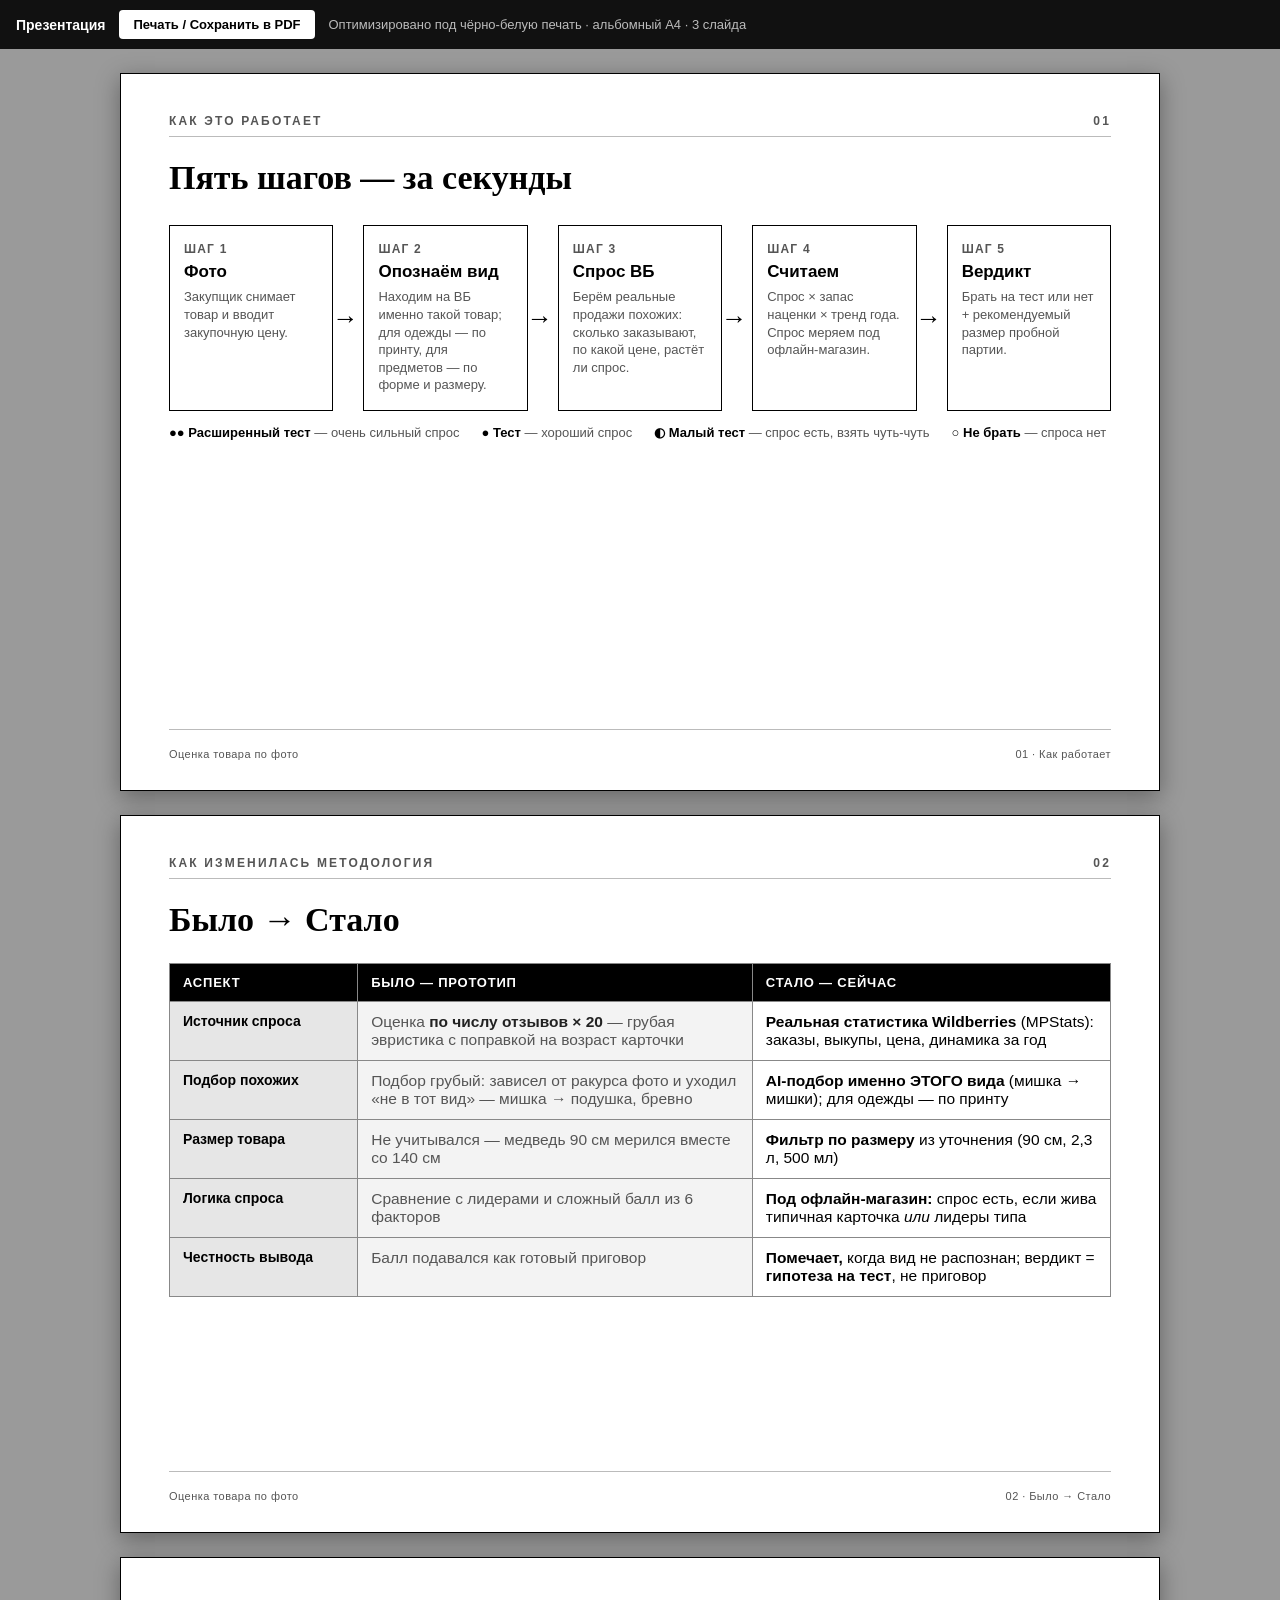
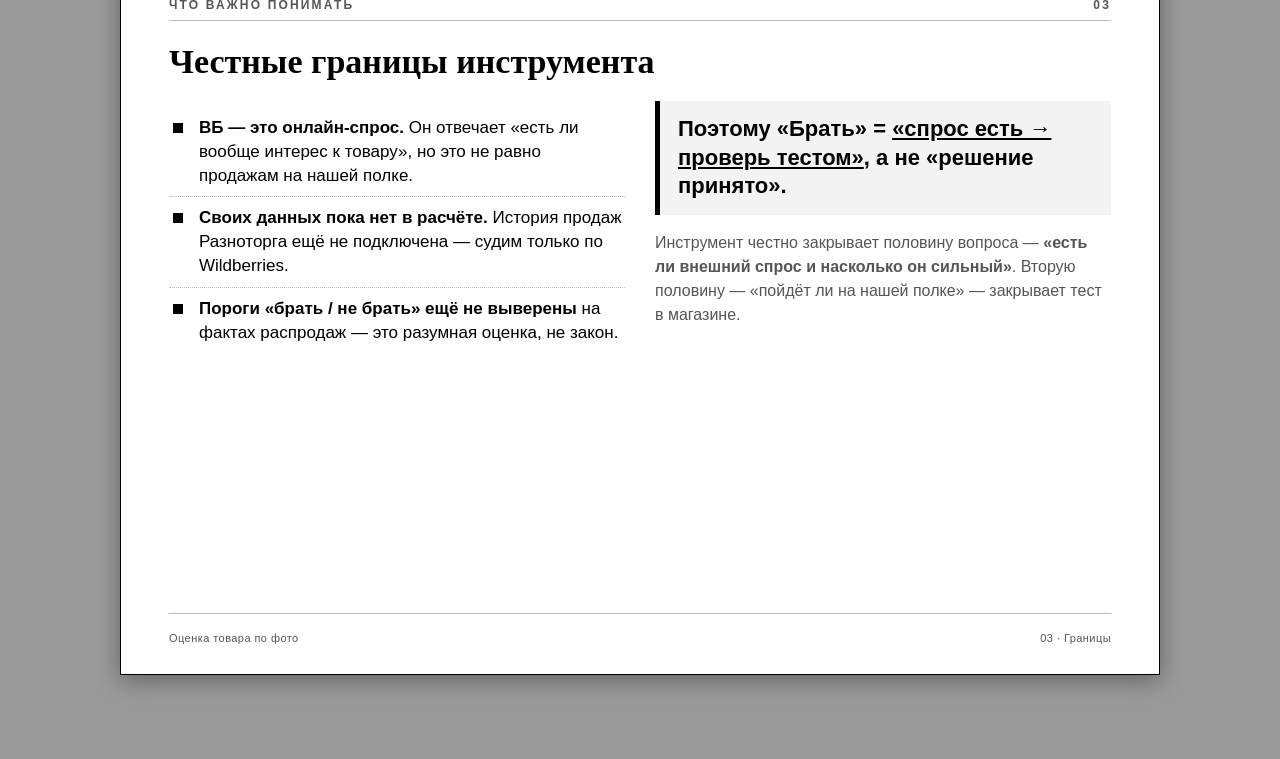
<file: Презентация_оценка_товара.html>
<!doctype html>
<html lang="ru">
<head>
<meta charset="utf-8" />
<meta name="viewport" content="width=device-width, initial-scale=1" />
<title>Оценка товара по фото — презентация</title>
<style>
  :root { --ink:#000; --g1:#222; --g2:#555; --g3:#888; --g4:#bbb; --g5:#e6e6e6; --g6:#f3f3f3; }
  * { box-sizing: border-box; -webkit-print-color-adjust: exact; print-color-adjust: exact; }
  html, body { margin:0; padding:0; background:#9a9a9a; color:var(--ink);
    font-family: Arial, "Helvetica Neue", Helvetica, sans-serif; }
  .toolbar {
    position: sticky; top:0; z-index:50; background:#111; color:#fff;
    padding:10px 16px; display:flex; gap:14px; align-items:center; font-size:13px;
  }
  .toolbar b { font-size:14px; }
  .toolbar button {
    background:#fff; color:#000; border:0; padding:7px 14px; border-radius:4px;
    font-weight:700; cursor:pointer; font-size:13px;
  }
  .toolbar span { color:#bbb; }

  .deck { padding:24px 0 60px; }
  .slide {
    width: 1040px; min-height: 718px; margin: 0 auto 24px; background:#fff;
    border: 1.5px solid #000; padding: 40px 48px 30px; position: relative;
    display:flex; flex-direction:column;
    box-shadow: 0 6px 22px rgba(0,0,0,.35);
  }
  .kicker { font-size:12px; letter-spacing:.18em; text-transform:uppercase;
    color:var(--g2); font-weight:700; border-bottom:1px solid var(--g4);
    padding-bottom:8px; margin-bottom:22px; display:flex; justify-content:space-between; }
  h1 { font-family: Georgia, "Times New Roman", serif; font-size:50px; line-height:1.08;
    margin:0 0 14px; letter-spacing:-.01em; }
  h2 { font-family: Georgia, serif; font-size:34px; line-height:1.12; margin:0 0 20px; }
  .lead { font-size:20px; color:var(--g1); line-height:1.45; max-width:80%; }
  .sub  { font-size:16px; color:var(--g2); line-height:1.5; }
  .foot { margin-top:auto; padding-top:18px; border-top:1px solid var(--g4);
    display:flex; justify-content:space-between; font-size:11px; color:var(--g2);
    letter-spacing:.04em; }
  ul { margin:6px 0 0; padding-left:0; list-style:none; }
  li { position:relative; padding:9px 0 9px 30px; font-size:17px; line-height:1.4;
    border-bottom:1px dotted var(--g4); }
  li:last-child { border-bottom:0; }
  li::before { content:""; position:absolute; left:4px; top:16px; width:10px; height:10px;
    background:#000; }
  li b { font-weight:700; }
  .muted { color:var(--g2); }

  /* таблица было/стало */
  table { width:100%; border-collapse:collapse; font-size:15.5px; margin-top:4px; }
  th, td { border:1px solid var(--g3); padding:11px 13px; vertical-align:top; text-align:left; }
  thead th { background:#000; color:#fff; font-size:13px; letter-spacing:.06em;
    text-transform:uppercase; }
  th.aspect { width:20%; }
  td.was { background:var(--g6); color:var(--g2); }
  td.was b { color:var(--g1); }
  td.now { background:#fff; }
  td.now b { font-weight:700; }
  tbody th { background:var(--g5); font-weight:700; font-size:14px; }

  /* конвейер */
  .pipe { display:flex; align-items:stretch; gap:0; margin-top:8px; }
  .step { flex:1; border:1.5px solid #000; padding:16px 14px; margin-right:30px;
    position:relative; display:flex; flex-direction:column; }
  .step:last-child { margin-right:0; }
  .step::after { content:"\2192"; position:absolute; right:-26px; top:50%;
    transform:translateY(-50%); font-size:26px; font-weight:700; }
  .step:last-child::after { content:""; }
  .step .n { font-size:12px; font-weight:700; color:var(--g2); letter-spacing:.1em; }
  .step .t { font-size:17px; font-weight:700; margin:6px 0 6px; line-height:1.2; }
  .step .d { font-size:13px; color:var(--g2); line-height:1.35; }

  .two { display:flex; gap:30px; }
  .two > div { flex:1; }
  .note { border-left:5px solid #000; background:var(--g6); padding:14px 18px;
    font-size:16px; line-height:1.45; }
  .big { font-size:22px; font-weight:700; line-height:1.3; }

  .legend { display:flex; gap:22px; font-size:13px; color:var(--g2); margin-top:14px; flex-wrap:wrap; }
  .legend span b { color:#000; }

  @media print {
    @page { size: A4 landscape; margin: 8mm; }
    html, body { background:#fff; }
    .toolbar { display:none; }
    .deck { padding:0; }
    .slide { width:auto; min-height: 190mm; margin:0; border:1.5px solid #000;
      box-shadow:none; page-break-after: always; padding:14mm 16mm 10mm; }
    .slide:last-child { page-break-after: auto; }
    h1 { font-size:40px; } h2 { font-size:30px; }
  }
</style>
</head>
<body>

<div class="toolbar">
  <b>Презентация</b>
  <button onclick="window.print()">Печать / Сохранить в PDF</button>
  <span>Оптимизировано под чёрно-белую печать · альбомный A4 · 3 слайда</span>
</div>

<div class="deck">

  <!-- 1. Как работает -->
  <section class="slide">
    <div class="kicker"><span>Как это работает</span><span>01</span></div>
    <h2>Пять шагов — за секунды</h2>
    <div class="pipe">
      <div class="step"><span class="n">ШАГ 1</span><span class="t">Фото</span>
        <span class="d">Закупщик снимает товар и вводит закупочную цену.</span></div>
      <div class="step"><span class="n">ШАГ 2</span><span class="t">Опознаём вид</span>
        <span class="d">Находим на ВБ именно такой товар; для одежды — по принту, для предметов — по форме и размеру.</span></div>
      <div class="step"><span class="n">ШАГ 3</span><span class="t">Спрос ВБ</span>
        <span class="d">Берём реальные продажи похожих: сколько заказывают, по какой цене, растёт ли спрос.</span></div>
      <div class="step"><span class="n">ШАГ 4</span><span class="t">Считаем</span>
        <span class="d">Спрос × запас наценки × тренд года. Спрос меряем под офлайн-магазин.</span></div>
      <div class="step"><span class="n">ШАГ 5</span><span class="t">Вердикт</span>
        <span class="d">Брать на тест или нет + рекомендуемый размер пробной партии.</span></div>
    </div>
    <div class="legend">
      <span><b>●● Расширенный тест</b> — очень сильный спрос</span>
      <span><b>● Тест</b> — хороший спрос</span>
      <span><b>◐ Малый тест</b> — спрос есть, взять чуть-чуть</span>
      <span><b>○ Не брать</b> — спроса нет</span>
    </div>
    <div class="foot"><span>Оценка товара по фото</span><span>01 · Как работает</span></div>
  </section>

  <!-- 2. Было / Стало -->
  <section class="slide">
    <div class="kicker"><span>Как изменилась методология</span><span>02</span></div>
    <h2>Было → Стало</h2>
    <table>
      <thead>
        <tr><th class="aspect">Аспект</th><th>Было — прототип</th><th>Стало — сейчас</th></tr>
      </thead>
      <tbody>
        <tr>
          <th>Источник спроса</th>
          <td class="was">Оценка <b>по числу отзывов × 20</b> — грубая эвристика с поправкой на возраст карточки</td>
          <td class="now"><b>Реальная статистика Wildberries</b> (MPStats): заказы, выкупы, цена, динамика за год</td>
        </tr>
        <tr>
          <th>Подбор похожих</th>
          <td class="was">Подбор грубый: зависел от ракурса фото и уходил «не в тот вид» — мишка → подушка, бревно</td>
          <td class="now"><b>AI-подбор именно ЭТОГО вида</b> (мишка → мишки); для одежды — по принту</td>
        </tr>
        <tr>
          <th>Размер товара</th>
          <td class="was">Не учитывался — медведь 90 см мерился вместе со 140 см</td>
          <td class="now"><b>Фильтр по размеру</b> из уточнения (90 см, 2,3 л, 500 мл)</td>
        </tr>
        <tr>
          <th>Логика спроса</th>
          <td class="was">Сравнение с лидерами и сложный балл из 6 факторов</td>
          <td class="now"><b>Под офлайн-магазин:</b> спрос есть, если жива типичная карточка <i>или</i> лидеры типа</td>
        </tr>
        <tr>
          <th>Честность вывода</th>
          <td class="was">Балл подавался как готовый приговор</td>
          <td class="now"><b>Помечает,</b> когда вид не распознан; вердикт = <b>гипотеза на тест</b>, не приговор</td>
        </tr>
      </tbody>
    </table>
    <div class="foot"><span>Оценка товара по фото</span><span>02 · Было → Стало</span></div>
  </section>

  <!-- 3. Честные границы -->
  <section class="slide">
    <div class="kicker"><span>Что важно понимать</span><span>03</span></div>
    <h2>Честные границы инструмента</h2>
    <div class="two">
      <div>
        <ul>
          <li><b>ВБ — это онлайн-спрос.</b> Он отвечает «есть ли вообще интерес к товару», но это не равно продажам на нашей полке.</li>
          <li><b>Своих данных пока нет в расчёте.</b> История продаж Разноторга ещё не подключена — судим только по Wildberries.</li>
          <li><b>Пороги «брать / не брать» ещё не выверены</b> на фактах распродаж — это разумная оценка, не закон.</li>
        </ul>
      </div>
      <div>
        <div class="note big">Поэтому «Брать» = <u>«спрос есть → проверь тестом»</u>, а не «решение принято».</div>
        <p class="sub" style="margin-top:16px;">Инструмент честно закрывает половину вопроса —
          <b>«есть ли внешний спрос и насколько он сильный»</b>. Вторую половину —
          «пойдёт ли на нашей полке» — закрывает тест в магазине.</p>
      </div>
    </div>
    <div class="foot"><span>Оценка товара по фото</span><span>03 · Границы</span></div>
  </section>

</div>
</body>
</html>
</file>
